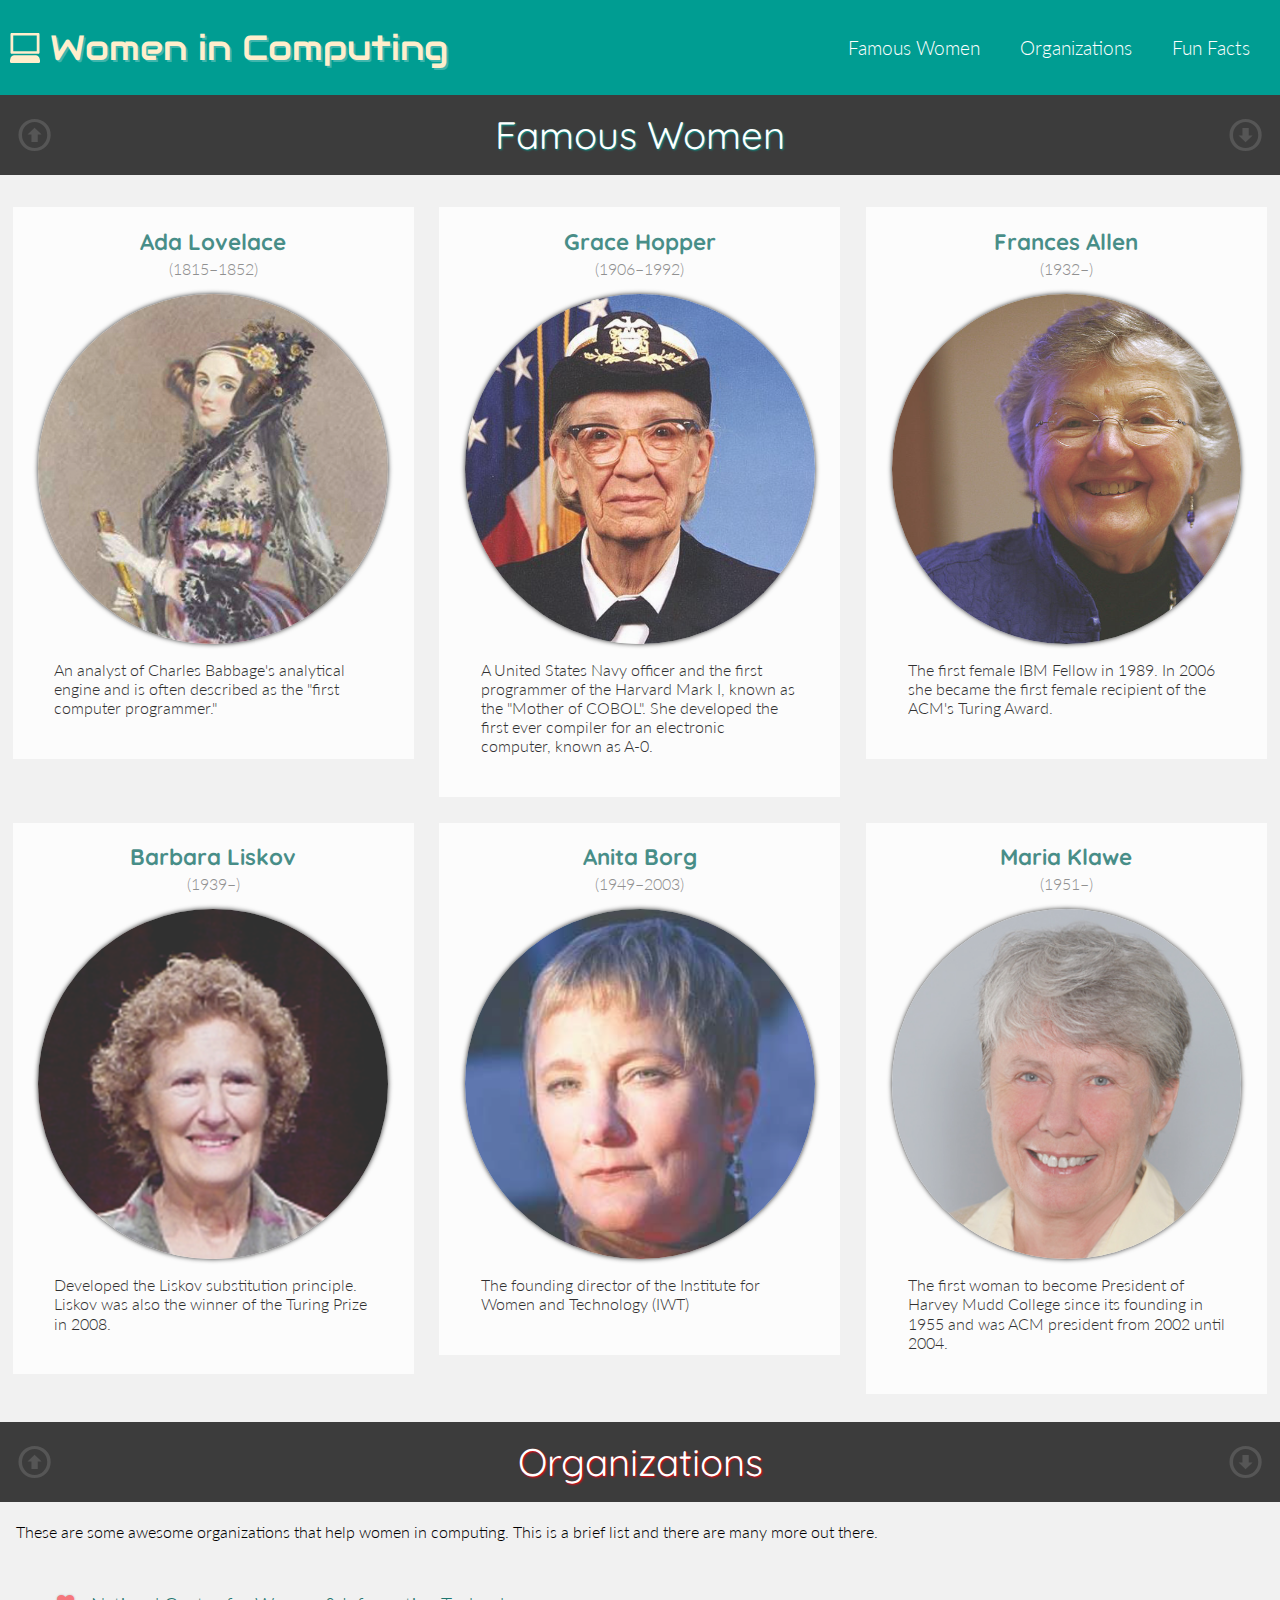
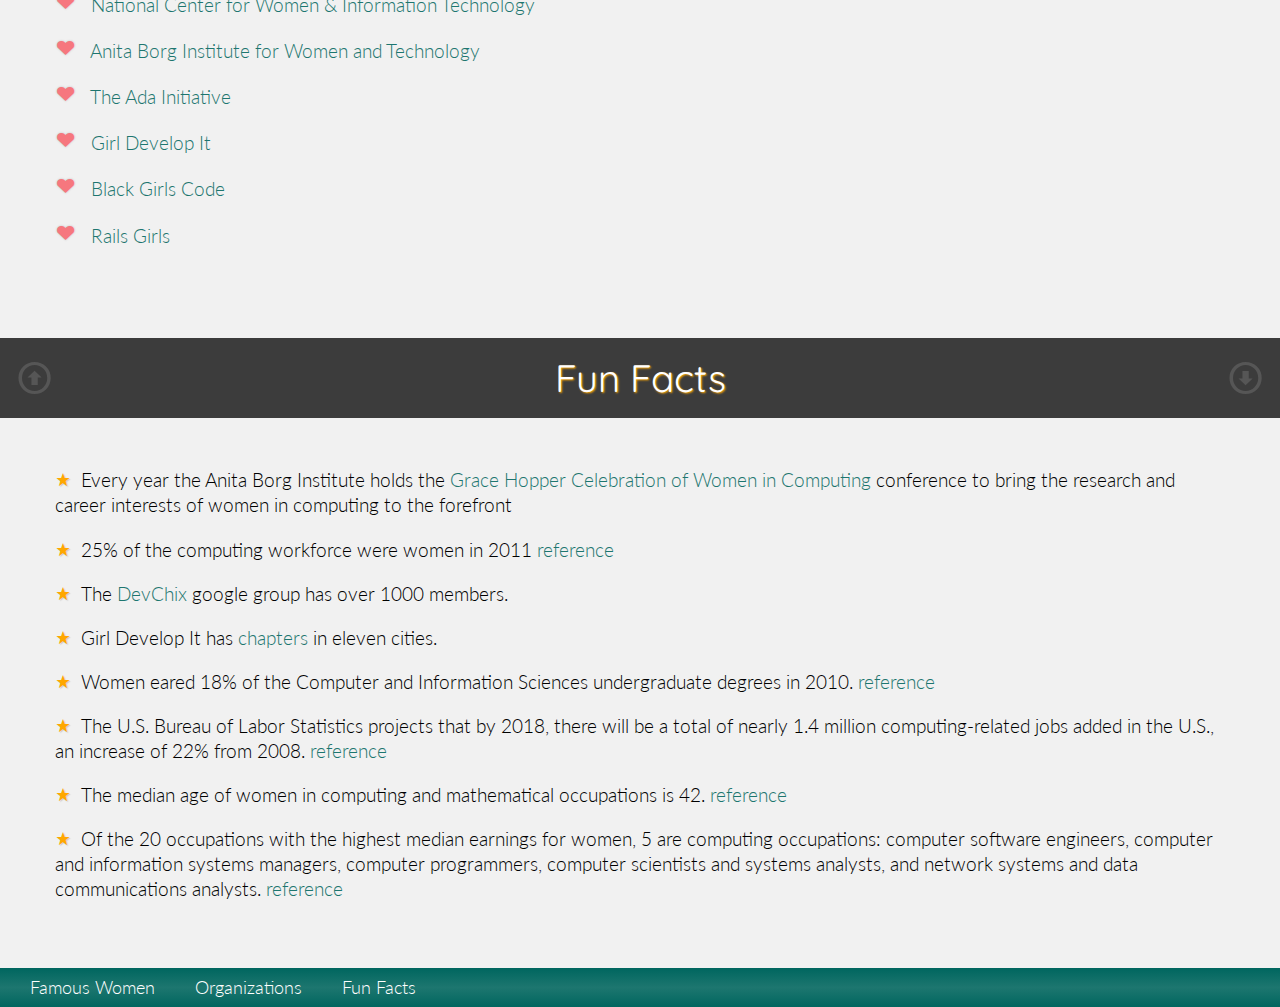
<file: class1-exercises/practice/index.html>
<!DOCTYPE HTML PUBLIC "-//W3C//DTD HTML 4.01//EN" "http://www.w3.org/TR/html4/strict.dtd">
<html>
  <head>
    <title>Women in Computing</title>
    <meta http-equiv="Content-Type" content="text/html; charset=utf-8"/>
    <link href='http://fonts.googleapis.com/css?family=Audiowide|Quicksand:300,400,700|Lato:100,300,400,700,900,100italic,300italic,400italic,700italic,900italic' rel='stylesheet' type='text/css'/>
    <link rel="stylesheet" type="text/css" href="stylesheets/reset.css" />
    <link rel="stylesheet" type="text/css" href="stylesheets/styles.css" charset="utf-8"/>
    <meta name="viewport" content="width=device-width, initial-scale=1.0">
    <!--[if lt IE 9]>
    	<script src="http://css3-mediaqueries-js.googlecode.com/svn/trunk/css3-mediaqueries.js"></script>
    <![endif]-->
  </head>
  <body>
    <header>
      <h1><span>Women in Computing</span></h1>
      <nav>
        <ul>
          <li>
            <a href="#famous">Famous Women</a>
          </li>
          <li>
            <a href="#organizations">Organizations</a>
          </li>
          <li>
            <a href="#facts">Fun Facts</a>
          </li>
        </ul>
      </nav>
    </header>

    <div id="main">
      <section id="famous">
        <a name="famous"></a>
        <h2>Famous Women</h2>
        <a class="jump up" href="#">&igrave;</a>
        <a class="jump down" href="#organizations">&iacute;</a>
        <div class = "wrapper">
          <article class = "woman" itemscope itemtype = "http://schema.org/Person">
            <h3>
              <a href="http://en.wikipedia.org/wiki/Ada_Lovelace" itemprop = "url"><span itemprop = "givenName">Ada</span> <span itemprop = "familyName">Lovelace</span></a>
            </h3>

            <h4>(1815&ndash;1852)</h4>
            <img src="images/ada_lovelace.jpg" alt="Ada Lovelace" />
            <p>An analyst of Charles Babbage's analytical engine and is often
              described as the "<span itemprop = "jobTitle">first computer programmer</span>."</p>
          </article>
          <article class = "woman" itemscope itemtype = "http://schema.org/Person">
            <h3>
              <a href="http://en.wikipedia.org/wiki/Grace_Hopper" itemprop = "url"><span itemprop = "givenName">Grace</span> <span itemprop = "familyName">Hopper</span></a>
            </h3>
            <h4>(1906&ndash;1992)</h4>
            <img src="images/grace_hopper.jpg" alt ="Grace Hopper" />
            <p>A <span itemprop = "jobTitle">United States Navy</span> officer and the first programmer of the
              Harvard Mark I, known as the "Mother of COBOL". She developed the
              first ever compiler for an electronic computer, known as A-0.</p>
          </article>
          <article class = "woman" itemscope itemtype = "http://schema.org/Person">
            <h3>
              <a href="http://en.wikipedia.org/wiki/Frances_E._Allen" itemprop = "url"><span itemprop = "givenName">Frances</span> <span itemprop = "familyName">Allen</span></a>
            </h3>
            <h4>(1932&ndash;)</h4>
            <img src="images/frances_allen.jpg" alt="Frances Allen" />
            <p>The first female <span itemprop = "jobTitle">IBM Fellow</span> in 1989. In 2006 she became the first
              female recipient of the <span itemprop = "award">ACM's Turing Award.</span></p>
          </article>
          <article class="woman" itemscope itemtype = "http://schema.org/Person">
            <h3>
              <a href="http://en.wikipedia.org/wiki/Barbara_Liskov" itemprop = "url"><span itemprop = "givenName">Barbara</span> <span itemprop = "familyName">Liskov</span></a>
            </h3>
            <h4>(1939&ndash;)</h4>
            <img src="images/barbara_liskov.png" alt="Barbara Liskov" />
            <p>Developed the Liskov substitution principle. Liskov was also the
              winner of the <span itemprop = "award">Turing Prize</span> in 2008.</p>
          </article>
          <article class = "woman" itemscope itemtype = "http://schema.org/Person">
            <h3>
              <a href="http://en.wikipedia.org/wiki/Anita_Borg" itemprop = "url"><span itemprop = "givenName">Anita</span> <span itemprop = "familyName">Borg</span></a>
            </h3>
            <h4>(1949&ndash;2003)</h4>
            <img src="images/anita_borg.jpg" alt="Anita Borg" />
            <p><span itemprop = "jobTitle">The founding director of the Institute for Women and Technology (IWT)</span></p>
          </article>
          <article class = "woman" itemscope itemtype = "http://schema.org/Person">
            <h3>
              <a href="http://en.wikipedia.org/wiki/Maria_Klawe" itemprop = "url"><span itemprop = "givenName">Maria</span> <span itemprop = "familyName">Klawe</span></a>
            </h3>
            <h4>(1951&ndash;)</h4>
            <img src="images/maria_klawe.jpg" alt="Maria Klawe" />
            <p>The first woman to become <span itemprop = "jobTitle">President of Harvey Mudd College</span> since
              its founding in 1955 and was <span itemprop = "jobTitle">ACM president</span> from 2002 until 2004.</p>
          </article>
        </div>
      </section>

      <section id="organizations">
        <a name="organizations"></a>
        <h2>Organizations</h2>
        <a class="jump up" href="#famous">&igrave;</a>
        <a class="jump down" href="#facts">&iacute;</a>
        <div class = "wrapper">
          <p>These are some awesome organizations that help women in computing.
            This is a brief list and there are many more out there.</p>

          <ul>
            <li>
              <a href="http://www.ncwit.org/">National Center for Women & Information Technology</a>
              <img src="images/logos/ncwit.png" alt="National Center for Women & Information Technology logo" />
            </li>
            <li>
              <a href="http://anitaborg.org/">Anita Borg Institute for Women and Technology</a>
              <img src="images/logos/anitaborg.gif" alt="Anita Borg Institute for Women and Technology logo" />
            </li>
            <li>
              <a href="http://adainitiative.org/">The Ada Initiative</a>
              <img src="images/logos/adainitiative.png" alt="The Ada Initiative logo" />
            </li>
            <li>
              <a href="http://girldevelopit.com/">Girl Develop It</a>
              <img src="images/logos/gdi.png" alt="Girl Develop It logo" />
            </li>
            <li>
              <a href="http://www.blackgirlscode.com/">Black Girls Code</a>
              <img src="images/logos/blackgirlscode.jpg" alt="Black Girls Code logo" />
            </li>
            <li>
              <a href="http://railsgirls.com/">Rails Girls</a>
              <img src="images/logos/railsgirls.png" alt="Rails Girls logo" />
            </li>
          </ul>
        </div>
      </section>

      <section id="facts">
        <a name="facts"></a>
        <h2>Fun Facts</h2>
        <a class="jump up" href="#organizations">&igrave;</a>
        <a class="jump down" href="#bottom">&iacute;</a>
        <div class = "wrapper">
          <ul>
            <li>Every year the Anita Borg Institute holds the
              <a href="http://anitaborg.org/initiatives/ghc/">Grace Hopper
              Celebration of Women in Computing</a> conference to bring the
              research and career interests of women in computing to the
              forefront</li>
            <li>25% of the computing workforce were women in 2011
              <a href="http://www.bls.gov/cps/cpsaat11.htm">reference</a></li>
            <li>The <a href="https://twitter.com/DevChix">DevChix</a> google group has over 1000 members.</li>
            <li>Girl Develop It has <a href="http://girldevelopit.com/chapters">chapters</a> in eleven cities.</li>
            <li>Women eared 18% of the Computer and Information Sciences
              undergraduate degrees in 2010. <a href="http://www.ncwit.org/sites/default/files/resources/2012bythenumbers_web.pdf">
              reference</a></li>
            <li>The U.S. Bureau of Labor Statistics projects that by 2018, there
              will be a total of nearly 1.4 million computing-related jobs added
              in the U.S., an increase of 22% from 2008.
              <a href="http://www.ncwit.org/sites/default/files/resources/scorecard2010_printversion_web.pdf">reference</a></li>
            <li>The median age of women in computing and mathematical occupations
              is 42. <a href="http://www.ncwit.org/blog/did-you-know-demographics-technical-women">reference</a></li>
            <li>Of the 20 occupations with the highest median earnings for women,
              5 are computing occupations: computer software engineers, computer
              and information systems managers, computer programmers, computer
              scientists and systems analysts, and network systems and data
              communications analysts. <a href="http://www.ncwit.org/blog/did-you-know-demographics-technical-women">reference</a></li>
          </ul>
        </div>
      </section>
    </div>

    <footer>
      <nav>
        <ul>
          <li>
            <a href="#famous">Famous Women</a>
          </li>
          <li>
            <a href="#organizations">Organizations</a>
          </li>
          <li>
            <a href="#facts">Fun Facts</a>
          </li>
        </ul>
      </nav>
    </footer>
    <a name="bottom"></a>
  </body>
</html>
</file>
<file: class1-exercises/practice/stylesheets/styles.css>
/* General Styles */
body {
  background-color: rgb(241, 241, 241);
  font-family: 'Lato', Arial, sans-serif;
  font-size: 16px;
  font-weight: 300;
  line-height: 1.2em;
  margin: 0px auto;
  width: 100%;
}

p {
  margin: 1em;
}

a {
  color: #1D766F;
  text-decoration: none;

  -webkit-transition: all 0.3s;
  -moz-transition: all 0.3s;
  transition: all 0.3s;
}
a:hover {
  color: #BC2F36;
}

h1 {
  font-family: 'Audiowide', cursive;
  font-size: 2.2em;
  float: left;
  line-height: 75px;
  text-shadow: 2px 2px rgba(255, 255, 255, 0.25);
}

h2 {
  background-color: rgb(60, 60, 60);
  color: #FFF;
  font-family: 'Quicksand', sans-serif;
  font-size: 2.4em;
  font-weight: 400;
  line-height: 80px;
  margin: 0 0 0.5em 0;
  text-align: center;
}

h3 {
  font-family: 'Quicksand', sans-serif;
  font-size: 1.4em;
  font-weight: 700;
  margin: 0 0 0.3em 0;
  text-align: center;
}

h4 {
  color: rgb(120, 120, 120);
  font-size: 1em;
  text-align: center;
}


/* Navigation */
nav li {
  float: left;
}
nav li a {
  color: #fff;
  margin: 0 10px;
  padding: 5px 10px;
  text-decoration: none;
}
nav li a:hover {
  box-shadow: 0 0 2px rgba(0, 0, 0, 0.5);
  color: #FB000D;
}

.jump {
  color: #565656;
  font-family: 'EntypoRegular';
  font-size: 70px;
  line-height: 80px;
  position: absolute;
  text-decoration: none;
  top: 0;
}
.jump.up {
  left: 15px;
}
.jump.down {
  right: 15px;
}
.jump:hover {
  color: #BC2F36;
}


/* Header */
header {
  background-color: #009D92;
  padding: 10px;
}
header h1 {
  color: #FFEECC;
  background: url('../images/icons/it.png') no-repeat 0 50%;
  padding-left: 40px;
}
header nav {
  float: right;
  font-size: 1.2em;
  margin-left: 20px;
}
header nav li {
  line-height: 75px;
}
header nav a {
  border-radius: 6px;
}
header nav a:hover {
  background-color: #fff;
}

header:after {
  /* clearfix hack */
  content: "";
  display: table;
  clear: both;
}


/* Main */
#main section {
  margin-bottom: 1em;
  position: relative;
}
#main div.wrapper{
    width: 100%;
    max-width:1400px;
    margin: 0 auto;
}


#main section:after {
  /* clearfix hack */
  content: "";
  display: table;
  clear: both;
}


/* Famous Women */
#famous h2 {
  text-shadow: 1px 1px 2px #009D92;
}
#famous article.woman {
  background-color: white;
  float: left;
  min-height: 250px;
  margin: 1%;
  opacity: 0.8;
  padding: 2%;
  width: 27.33%;
}

#famous article:hover {
  opacity: 1;
}

#famous article:nth-child(4n) {
  clear: both;
}

#famous article img {
  border-radius: 50%;
  box-shadow: 0px 0px 5px #000;
  display: block;
  margin: 1em auto;
  width: 100%;
}
#famous article img:hover {
  -webkit-transform: rotate(-5deg);
  -moz-transform: rotate(-5deg);
  transform: rotate(-5deg);

  -webkit-transform-origin: 50% 0;
  -moz-transform-origin: 50% 0;
  transform-origin: 50% 0;
}


/* Organizations */
#organizations {
  clear: both;
  height: 500px;
}

#organizations h2 {
  text-shadow: 1px 1px 2px #FB000D;
}

#organizations ul {
  margin: 50px;
  position: relative;
}
#organizations ul li {
  font-size: 1.2em;
  line-height: 1.3em;
  margin-bottom: 1em;
  padding-left: 5px;
  max-width: 50%;
}
#organizations ul li:before {
  color: #FB000D;
  content: '6';
  font-family: 'EntypoRegular';
  font-size: 40px;
  opacity: 0.5;
  padding-right: 10px;
  text-shadow: 0px 0px 2px #888;
}
#organizations ul li:hover:before {
  opacity: 1;
}

#organizations img {
  border-radius: 20px;
  position: absolute;
  right: 20px;
  top: 0;
  max-width: 40%;
  opacity: 0;

  -webkit-transition: opacity 1s;
  -moz-transition: opacity 1s;
  transition: opacity 1s;
}
#organizations li:hover img {
  opacity: 1;
}


/* Fun Facts */
#facts h2 {
  text-shadow: 1px 1px 2px #FFA700;
}
#facts ul {
  margin: 50px;
}
#facts ul li {
  font-size: 1.2em;
  line-height: 1.3em;
  margin-bottom: 1em;
  padding-left: 5px;

  -webkit-transition: background-color 1s;
  -moz-transition: background-color 1s;
  transition: background-color 1s;
}
#facts ul li:hover {
  background-color: #fff;
  border-radius: 10px;
}
#facts ul li:before {
  color: #FFA700;
  content: '7';
  font-family: 'EntypoRegular';
  font-size: 30px;
  padding-right: 10px;
  text-shadow: 1px 1px 1px #CCC;
}
#facts ul li:hover:before {
  color: #FF6F00;
}


/* Footer */
footer {
  background-image: -webkit-linear-gradient(#00665F, #1D766F, #00665F);
  background-image: -moz-linear-gradient(#00665F, #1D766F, #00665F);
  background-image: linear-gradient(#00665F, #1D766F, #00665F);
}

footer nav {
  float: left;
  font-size: 1.1em;
  margin: 10px;
}

footer nav a:hover {
  box-shadow: none;
  color: #FFEECC;
}

footer:after {
  /* clearfix hack */
  content: "";
  display: table;
  clear: both;
}


/* Fonts */
@font-face {
  font-family: 'EntypoRegular';
  src: url('font/Entypo-webfont.eot');
  src: url('font/Entypo-webfont.eot?#iefix') format('embedded-opentype'),
       url('font/Entypo-webfont.woff') format('woff'),
       url('font/Entypo-webfont.ttf') format('truetype'),
       url('font/Entypo-webfont.svg#EntypoRegular') format('svg');
  font-weight: normal;
  font-style: normal;
}

/** Tablet view **/
@media screen and (max-width: 960px){
  h1 {
    font-size: 1.1em;
    line-height: 40px;
  }
  header nav li{
    line-height: 40px;
  }
}
/** Mobile view **/
@media screen and (max-width: 480px){
  h1{
    padding: 20px;
    line-height: 40px;
  }
  h1 span{
      display: none;
  }
  header nav{
    margin-left: 5px;
  }
 header nav li{
    line-height: 40px;
  }
  header nav li a {
    font-size: 0.9em;
    margin: 3px;
    padding: 1px;
  }
  #famous article.woman {
    float: none;
    margin: 5px auto;
    padding: 2%;
    width: 80%
  }
  h2{
    font-size: 2.0em;
  }
  #organizations{
    height:auto;
  }
  #organizations ul li{
    max-width: 100%;
  }
  #organizations ul li img{
    display:none;
  }
  footer nav li{
     line-height: 40px;
   }
  footer nav li a {
     font-size: 0.9em;
     margin: 3px;
     padding: 1px;
   }
}
</file>
